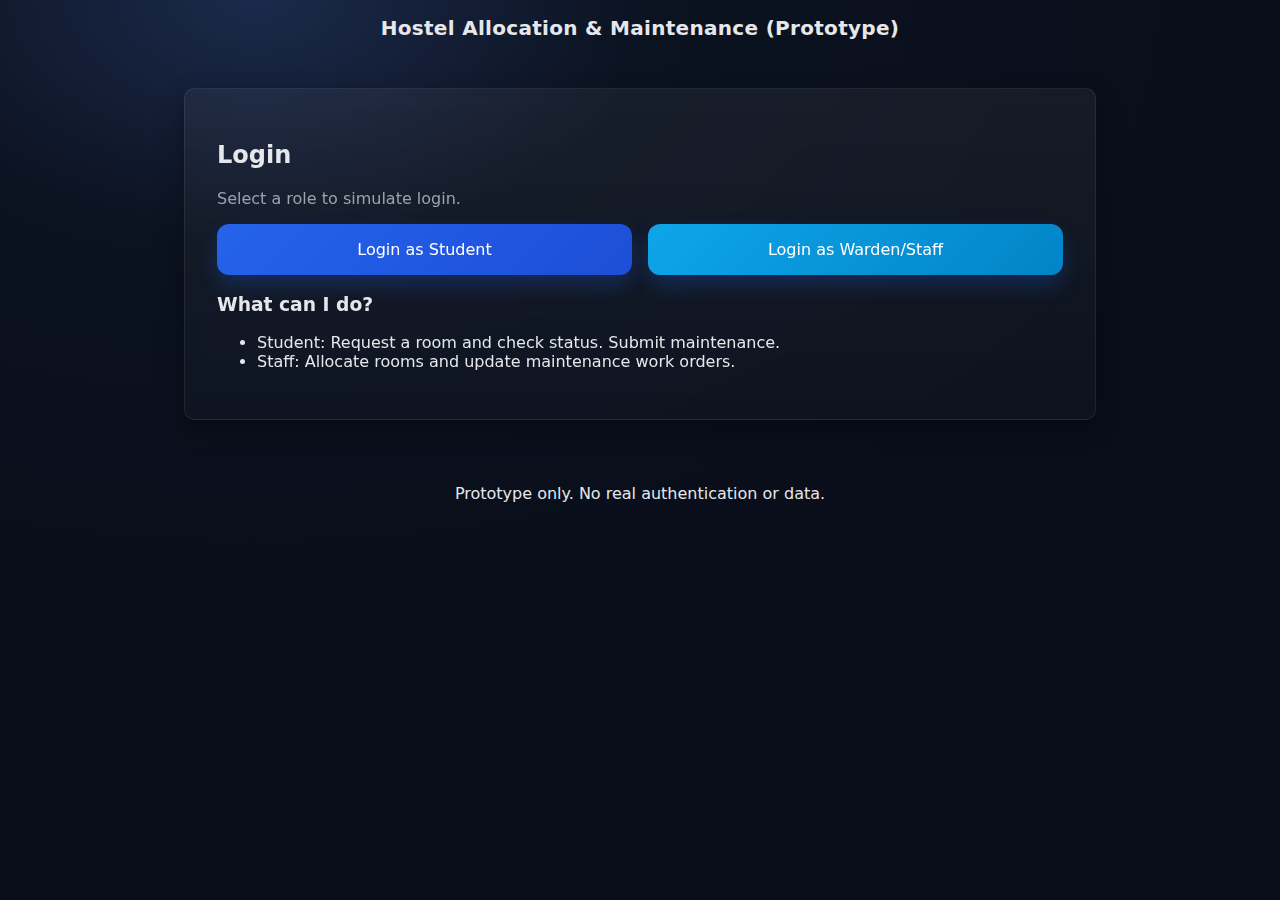
<file: index.html>
<!DOCTYPE html>
<html lang="en">
<head>
  <meta charset="UTF-8" />
  <meta name="viewport" content="width=device-width, initial-scale=1.0" />
  <title>Hostel System Prototype - Login</title>
  <link rel="stylesheet" href="./styles.css" />
</head>
<body>
  <header class="app-header">
    <h1>Hostel Allocation & Maintenance (Prototype)</h1>
  </header>
  <main class="container">
    <section class="card">
      <h2>Login</h2>
      <p class="muted">Select a role to simulate login.</p>
      <div class="grid-2">
        <a class="button primary" href="./student/dashboard.html">Login as Student</a>
        <a class="button secondary" href="./staff/dashboard.html">Login as Warden/Staff</a>
      </div>
      <div class="space-top">
        <h3>What can I do?</h3>
        <ul>
          <li>Student: Request a room and check status. Submit maintenance.</li>
          <li>Staff: Allocate rooms and update maintenance work orders.</li>
        </ul>
      </div>
    </section>
  </main>
  <footer class="app-footer">
    <p>Prototype only. No real authentication or data.</p>
  </footer>
</body>
</html>
</file>
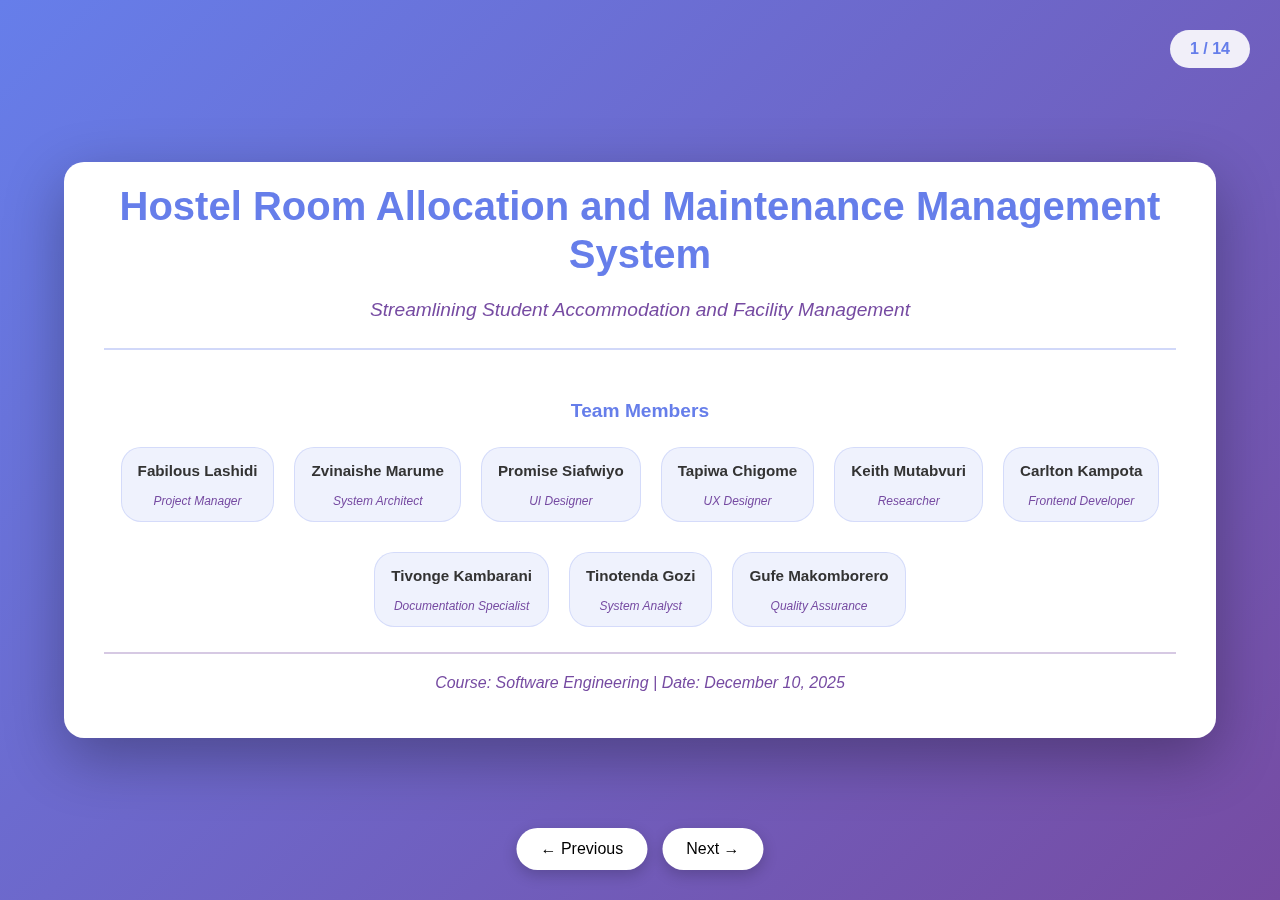
<file: docs/presentation.html>
<!DOCTYPE html>
<html lang="en">
<head>
    <meta charset="UTF-8">
    <meta name="viewport" content="width=device-width, initial-scale=1.0">
    <title>Hostel Room Allocation & Maintenance System - Presentation</title>
    <style>
        * {
            margin: 0;
            padding: 0;
            box-sizing: border-box;
        }
        
        body {
            font-family: 'Segoe UI', Tahoma, Geneva, Verdana, sans-serif;
            background: linear-gradient(135deg, #667eea 0%, #764ba2 100%);
            color: #333;
            overflow: hidden;
        }
        
        .presentation-container {
            width: 100vw;
            height: 100vh;
            position: relative;
            display: flex;
            align-items: center;
            justify-content: center;
        }
        
        .slide {
            display: none !important;
            position: absolute;
            top: 50%;
            left: 50%;
            transform: translate(-50%, -50%);
            width: 90%;
            max-width: 1200px;
            background: white;
            border-radius: 20px;
            padding: 40px;
            box-shadow: 0 20px 60px rgba(0,0,0,0.3);
            max-height: 90vh;
            overflow: hidden;
            z-index: 1;
            opacity: 0;
            visibility: hidden;
            transition: transform 0.6s cubic-bezier(0.4, 0, 0.2, 1), opacity 0.6s ease;
        }
        
        .slide.active {
            display: block !important;
            z-index: 10;
            opacity: 1;
            visibility: visible;
            transform: translate(-50%, -50%);
        }
        
        /* Slide in from right (next slide) */
        .slide.slide-in-right {
            display: block !important;
            transform: translate(50%, -50%);
            opacity: 0;
            visibility: visible;
            z-index: 5;
        }
        
        .slide.slide-in-right.active {
            transform: translate(-50%, -50%);
            opacity: 1;
            z-index: 10;
        }
        
        /* Slide in from left (previous slide) */
        .slide.slide-in-left {
            display: block !important;
            transform: translate(-150%, -50%);
            opacity: 0;
            visibility: visible;
            z-index: 5;
        }
        
        .slide.slide-in-left.active {
            transform: translate(-50%, -50%);
            opacity: 1;
            z-index: 10;
        }
        
        /* Slide out to left (current slide going back) */
        .slide.slide-out-left {
            display: block !important;
            transform: translate(-150%, -50%);
            opacity: 0;
            visibility: visible;
            z-index: 1;
        }
        
        /* Slide out to right (current slide going forward) */
        .slide.slide-out-right {
            display: block !important;
            transform: translate(50%, -50%);
            opacity: 0;
            visibility: visible;
            z-index: 1;
        }
        
        .slide h1 {
            font-size: 3rem;
            margin-bottom: 20px;
            color: #667eea;
            text-align: center;
        }
        
        .slide h2 {
            font-size: 2.5rem;
            margin-bottom: 30px;
            color: #764ba2;
            border-bottom: 3px solid #667eea;
            padding-bottom: 15px;
        }
        
        .slide h3 {
            font-size: 1.8rem;
            margin: 30px 0 15px 0;
            color: #667eea;
        }
        
        .slide p {
            font-size: 1.3rem;
            line-height: 1.8;
            margin: 15px 0;
            color: #555;
        }
        
        .slide ul, .slide ol {
            font-size: 1.2rem;
            line-height: 2;
            margin: 20px 0;
            padding-left: 40px;
            color: #555;
        }
        
        .slide li {
            margin: 10px 0;
        }
        
        .slide strong {
            color: #667eea;
        }
        
        .slide em {
            color: #764ba2;
            font-style: italic;
        }
        
        .title-slide {
            text-align: center;
            display: flex;
            flex-direction: column;
            justify-content: flex-start;
            align-items: center;
            padding-top: 20px;
        }
        
        .title-slide h1 {
            font-size: 2.5rem;
            margin-bottom: 15px;
            line-height: 1.2;
        }
        
        .title-slide p {
            font-size: 1.2rem;
            color: #764ba2;
            margin-top: 10px;
            margin-bottom: 20px;
        }
        
        .team-members {
            margin-top: 20px;
            padding-top: 20px;
            border-top: 2px solid rgba(102, 126, 234, 0.3);
            width: 100%;
        }
        
        .team-members h3 {
            font-size: 1.2rem;
            color: #667eea;
            margin-bottom: 15px;
            font-weight: 600;
        }
        
        .team-members ul {
            list-style: none;
            padding: 0;
            margin: 0;
            display: flex;
            flex-wrap: wrap;
            justify-content: center;
            gap: 10px 20px;
        }
        
        .team-members li {
            font-size: 0.95rem;
            color: #555;
            padding: 8px 16px;
            background: rgba(102, 126, 234, 0.1);
            border-radius: 20px;
            border: 1px solid rgba(102, 126, 234, 0.2);
            display: flex;
            flex-direction: column;
            align-items: center;
            gap: 3px;
        }
        
        .team-members .member-name {
            font-weight: 600;
            color: #333;
            font-size: 0.95rem;
        }
        
        .team-members .member-role {
            font-size: 0.75rem;
            color: #764ba2;
            font-style: italic;
        }
        
        .role-section {
            margin-top: 15px;
            padding-top: 15px;
            border-top: 2px solid rgba(118, 75, 162, 0.3);
        }
        
        .role-section p {
            font-size: 1rem;
            color: #764ba2;
            margin: 0;
            font-style: italic;
        }
        
        .controls {
            position: fixed;
            bottom: 30px;
            left: 50%;
            transform: translateX(-50%);
            display: flex;
            gap: 15px;
            z-index: 1000;
        }
        
        .btn {
            background: white;
            border: none;
            padding: 12px 24px;
            border-radius: 25px;
            font-size: 1rem;
            cursor: pointer;
            box-shadow: 0 5px 15px rgba(0,0,0,0.2);
            transition: transform 0.2s, box-shadow 0.2s;
        }
        
        .btn:hover {
            transform: translateY(-2px);
            box-shadow: 0 8px 20px rgba(0,0,0,0.3);
        }
        
        .btn:active {
            transform: translateY(0);
        }
        
        .slide-counter {
            position: fixed;
            top: 30px;
            right: 30px;
            background: rgba(255,255,255,0.9);
            padding: 10px 20px;
            border-radius: 20px;
            font-size: 1rem;
            color: #667eea;
            font-weight: bold;
        }
        
        .checkmark {
            color: #16a34a;
            font-weight: bold;
        }
        
        .workflow {
            background: #f5f5f5;
            padding: 20px;
            border-radius: 10px;
            margin: 20px 0;
            font-size: 1.1rem;
        }
        
        .workflow strong {
            display: block;
            margin-bottom: 10px;
            color: #667eea;
        }
    </style>
</head>
<body>
    <div class="slide-counter">
        <span id="current-slide">1</span> / <span id="total-slides">17</span>
    </div>
    
    <div class="presentation-container">
        <!-- Slide 1: Title -->
        <div class="slide active title-slide">
            <h1>Hostel Room Allocation and Maintenance Management System</h1>
            <p><em>Streamlining Student Accommodation and Facility Management</em></p>
            <div class="team-members">
                <h3>Team Members</h3>
                <ul>
                    <li>
                        <span class="member-name">Fabilous Lashidi</span>
                        <span class="member-role">Project Manager</span>
                    </li>
                    <li>
                        <span class="member-name">Zvinaishe Marume</span>
                        <span class="member-role">System Architect</span>
                    </li>
                    <li>
                        <span class="member-name">Promise Siafwiyo</span>
                        <span class="member-role">UI Designer</span>
                    </li>
                    <li>
                        <span class="member-name">Tapiwa Chigome</span>
                        <span class="member-role">UX Designer</span>
                    </li>
                    <li>
                        <span class="member-name">Keith Mutabvuri</span>
                        <span class="member-role">Researcher</span>
                    </li>
                    <li>
                        <span class="member-name">Carlton Kampota</span>
                        <span class="member-role">Frontend Developer</span>
                    </li>
                    <li>
                        <span class="member-name">Tivonge Kambarani</span>
                        <span class="member-role">Documentation Specialist</span>
                    </li>
                    <li>
                        <span class="member-name">Tinotenda Gozi</span>
                        <span class="member-role">System Analyst</span>
                    </li>
                    <li>
                        <span class="member-name">Gufe Makomborero</span>
                        <span class="member-role">Quality Assurance</span>
                    </li>
                </ul>
            </div>
            <div class="role-section">
                <p>Course: Software Engineering | Date: December 10, 2025</p>
            </div>
        </div>
        
        <!-- Slide 2: The Problem -->
        <div class="slide">
            <h2>The Problem</h2>
            <ul>
                <li>Manual processes (spreadsheets, emails, paper)</li>
                <li>Allocation errors and delays</li>
                <li>Poor maintenance tracking</li>
                <li>Lack of transparency</li>
            </ul>
        </div>
        
        <!-- Slide 3: Our Solution -->
        <div class="slide">
            <h2>Our Solution</h2>
            <p><strong>Web-based system</strong> for:</p>
            <ul>
                <li>Streamlined room allocation</li>
                <li>Transparent status tracking</li>
                <li>Efficient maintenance management</li>
                <li>Real-time notifications</li>
            </ul>
        </div>
        
        <!-- Slide 4: System Overview -->
        <div class="slide">
            <h2>System Overview</h2>
            <h3>Two User Roles:</h3>
            <ul>
                <li><strong>Students</strong>: Request rooms, track status, report maintenance</li>
                <li><strong>Staff</strong>: Allocate rooms, manage work orders</li>
            </ul>
            <h3>Technology:</h3>
            <p>HTML, CSS, JavaScript (Responsive Web App)</p>
        </div>
        
        <!-- Slide 5: Student Features -->
        <div class="slide">
            <h2>Student Features</h2>
            <ol>
                <li><strong>Room Request</strong> - Select hostel, room type, semester</li>
                <li><strong>Status Tracking</strong> - Real-time updates (Pending/Allocated/Rejected)</li>
                <li><strong>Maintenance</strong> - Report issues, track repairs</li>
            </ol>
        </div>
        
        <!-- Slide 6: Staff Features -->
        <div class="slide">
            <h2>Staff Features</h2>
            <ol>
                <li><strong>Room Allocation</strong> - One-click allocation with notifications</li>
                <li><strong>Work Orders</strong> - Manage maintenance requests</li>
                <li><strong>Dashboard</strong> - Overview of pending items</li>
            </ol>
        </div>
        
        <!-- Slide 7: UI Highlights -->
        <div class="slide">
            <h2>UI Highlights</h2>
            <ul>
                <li>Modern dark theme with glassmorphism</li>
                <li>Custom modal popups (replaced browser alerts)</li>
                <li>Responsive design (mobile-friendly)</li>
                <li>Smooth animations and transitions</li>
            </ul>
        </div>
        
        <!-- Slide 8: Technical Stack -->
        <div class="slide">
            <h2>Technical Stack</h2>
            <ul>
                <li><strong>Frontend</strong>: HTML, CSS, JavaScript</li>
                <li><strong>Design</strong>: Component-based, responsive</li>
                <li><strong>Architecture</strong>: Scalable and maintainable</li>
            </ul>
        </div>
        
        <!-- Slide 9: Key Workflows -->
        <div class="slide">
            <h2>Key Workflows</h2>
            <div class="workflow">
                <strong>Room Allocation:</strong>
                Student Request → Staff Review → Allocation → Notification → Status Update
            </div>
            <div class="workflow">
                <strong>Maintenance:</strong>
                Student Report → Work Order → Staff Assignment → Status Updates → Completion
            </div>
        </div>
        
        <!-- Slide 10: What's Implemented -->
        <div class="slide">
            <h2>What's Implemented</h2>
            <ul>
                <li><span class="checkmark"></span> Student portal (dashboard, requests, status, maintenance)</li>
                <li><span class="checkmark"></span> Staff portal (allocation, work orders, dashboard)</li>
                <li><span class="checkmark"></span> Modern UI with custom modals</li>
                <li><span class="checkmark"></span> Error and success states</li>
                <li><span class="checkmark"></span> Responsive design</li>
            </ul>
        </div>
        
        <!-- Slide 11: Benefits -->
        <div class="slide">
            <h2>Benefits</h2>
            <h3>Students:</h3>
            <p>Faster processing, transparency, convenience</p>
            <h3>Staff:</h3>
            <p>Efficiency, organization, better oversight</p>
            <h3>Institution:</h3>
            <p>Cost savings, data insights, compliance</p>
        </div>
        
        <!-- Slide 12: Live Demo -->
        <div class="slide">
            <h2>Live Demo</h2>
            <p style="text-align: center; font-size: 2rem; margin-top: 100px; color: #667eea;">

                <em>Now lets show you the system in action!!</em>
            </p>
            <ul style="margin-top: 50px;">
            </ul>
        </div>
        
        <!-- Slide 13: Conclusion -->
        <div class="slide">
            <h2>Conclusion</h2>
            <ul>
                <li>Solved real-world problem</li>
                <li>Streamlined workflows</li>
                <li>Improved transparency</li>
                <li>Ready for implementation</li>
            </ul>
        </div>
        
        <!-- Slide 14: Q&A -->
        <div class="slide title-slide">
            <h1>Questions?</h1>
            <p style="font-size: 2rem; margin-top: 50px;">Thank you for your attention</p>
        </div>
    </div>
    
    <div class="controls">
        <button class="btn" onclick="previousSlide()">← Previous</button>
        <button class="btn" onclick="nextSlide()">Next →</button>
    </div>
    
    <script>
        let currentSlide = 0;
        const slides = document.querySelectorAll('.slide');
        const totalSlides = slides.length;
        document.getElementById('total-slides').textContent = totalSlides;
        
        let isTransitioning = false;
        
        // Initialize: Hide all slides except the first one
        function initializeSlides() {
            slides.forEach((slide, index) => {
                slide.classList.remove('active', 'slide-in-right', 'slide-in-left', 'slide-out-left', 'slide-out-right');
                if (index === 0) {
                    slide.classList.add('active');
                }
            });
        }
        
        function showSlide(n, direction = 'forward') {
            if (isTransitioning) return;
            
            isTransitioning = true;
            const oldSlide = currentSlide;
            currentSlide = (n + totalSlides) % totalSlides;
            
            // Remove all animation classes
            slides.forEach(slide => {
                slide.classList.remove('slide-in-right', 'slide-in-left', 'slide-out-left', 'slide-out-right');
            });
            
            // Animate current slide out
            if (direction === 'forward') {
                slides[oldSlide].classList.add('slide-out-left');
            } else {
                slides[oldSlide].classList.add('slide-out-right');
            }
            
            // Prepare new slide to slide in
            if (direction === 'forward') {
                slides[currentSlide].classList.add('slide-in-right');
            } else {
                slides[currentSlide].classList.add('slide-in-left');
            }
            
            // Remove active from old slide and add to new slide
            setTimeout(() => {
                slides[oldSlide].classList.remove('active');
                slides[currentSlide].classList.add('active');
                slides[currentSlide].classList.remove('slide-in-right', 'slide-in-left');
                slides[oldSlide].classList.remove('slide-out-left', 'slide-out-right');
                
                // Update counter
                document.getElementById('current-slide').textContent = currentSlide + 1;
                isTransitioning = false;
            }, 50);
        }
        
        // Initialize on page load
        window.addEventListener('DOMContentLoaded', initializeSlides);
        
        function nextSlide() {
            showSlide(currentSlide + 1, 'forward');
        }
        
        function previousSlide() {
            showSlide(currentSlide - 1, 'backward');
        }
        
        // Keyboard navigation
        document.addEventListener('keydown', (e) => {
            if (e.key === 'ArrowRight' || e.key === ' ') {
                nextSlide();
            } else if (e.key === 'ArrowLeft') {
                previousSlide();
            }
        });
        
        // Touch swipe support
        let touchStartX = 0;
        let touchEndX = 0;
        
        document.addEventListener('touchstart', (e) => {
            touchStartX = e.changedTouches[0].screenX;
        });
        
        document.addEventListener('touchend', (e) => {
            touchEndX = e.changedTouches[0].screenX;
            handleSwipe();
        });
        
        function handleSwipe() {
            if (touchEndX < touchStartX - 50) {
                nextSlide();
            }
            if (touchEndX > touchStartX + 50) {
                previousSlide();
            }
        }
    </script>
</body>
</html>
</file>
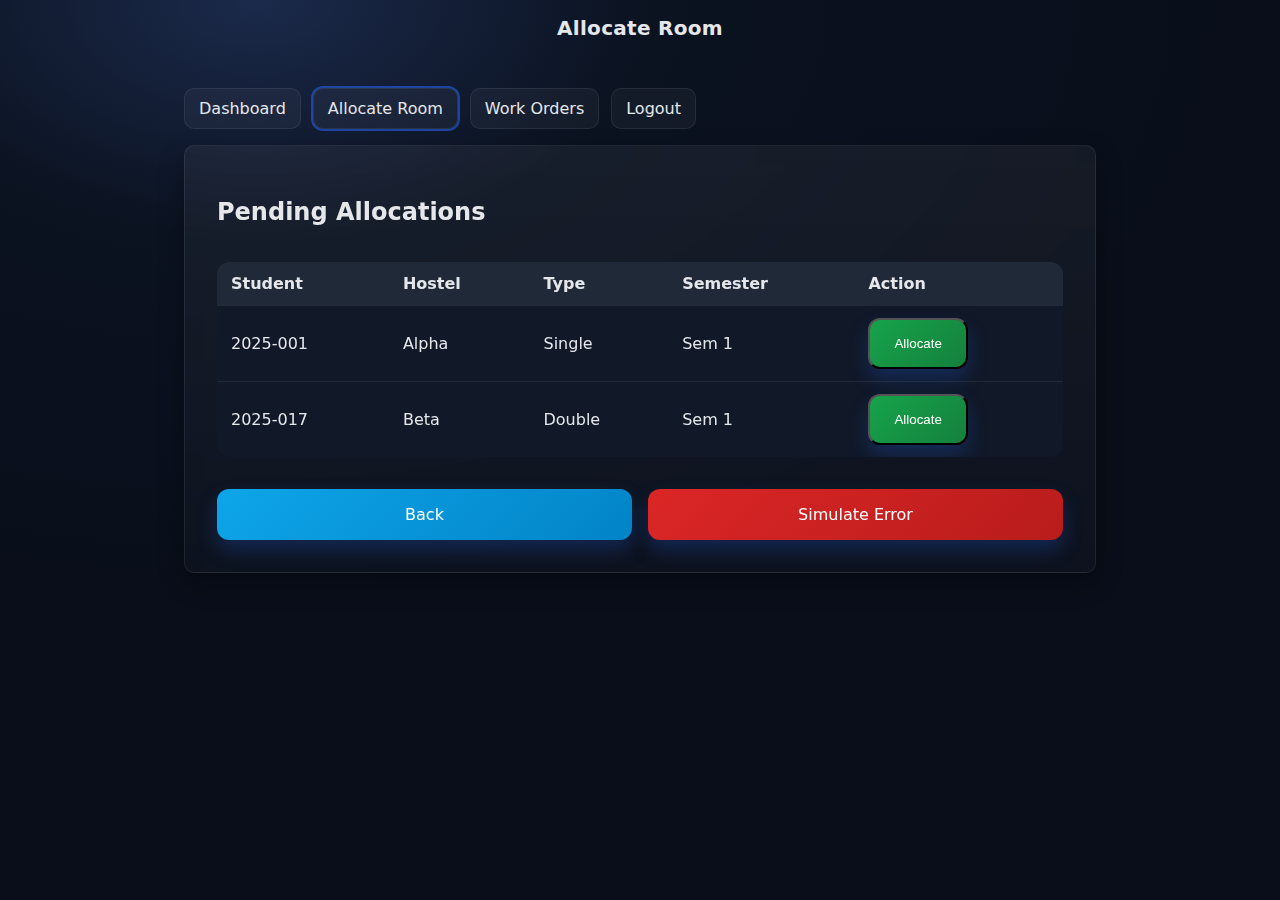
<file: staff/allocate-room.html>
<!DOCTYPE html>
<html lang="en">
<head>
  <meta charset="UTF-8" />
  <meta name="viewport" content="width=device-width, initial-scale=1.0" />
  <title>Allocate Room</title>
  <link rel="stylesheet" href="../styles.css" />
  <script>
    function allocate(studentId, rowElement) {
      // Simulate allocation - show success and update UI
      const row = rowElement.closest('tr');
      const actionCell = row.querySelector('td:last-child');
      actionCell.innerHTML = '<span class="tag success">Allocated</span>';
      
      // Show success message
      alert('Room allocated successfully! Student will be notified.');
      
      // Optionally redirect to dashboard after a moment
      setTimeout(() => {
        window.location.href = './dashboard.html';
      }, 1000);
    }
  </script>
  </head>
<body>
  <header class="app-header">
    <h1>Allocate Room</h1>
  </header>
  <main class="container">
    <div class="toolbar">
      <nav class="nav">
        <a href="./dashboard.html">Dashboard</a>
        <a class="active" href="./allocate-room.html">Allocate Room</a>
        <a href="./work-orders.html">Work Orders</a>
        <a href="../index.html">Logout</a>
      </nav>
    </div>
    <section class="card stack">
      <h2>Pending Allocations</h2>
      <table>
        <thead>
          <tr>
            <th>Student</th><th>Hostel</th><th>Type</th><th>Semester</th><th>Action</th>
          </tr>
        </thead>
        <tbody>
          <tr>
            <td>2025-001</td><td>Alpha</td><td>Single</td><td>Sem 1</td>
            <td><button class="button success" onclick="allocate('N02528823X', this)">Allocate</button></td>
          </tr>
          <tr>
            <td>2025-017</td><td>Beta</td><td>Double</td><td>Sem 1</td>
            <td><button class="button success" onclick="allocate('N023543422', this)">Allocate</button></td>
          </tr>
        </tbody>
      </table>
      <div class="grid-2">
        <a class="button secondary" href="./dashboard.html">Back</a>
        <a class="button danger" href="../student/request-status.html?state=error">Simulate Error</a>
      </div>
    </section>
  </main>
</body>
</html>
</file>
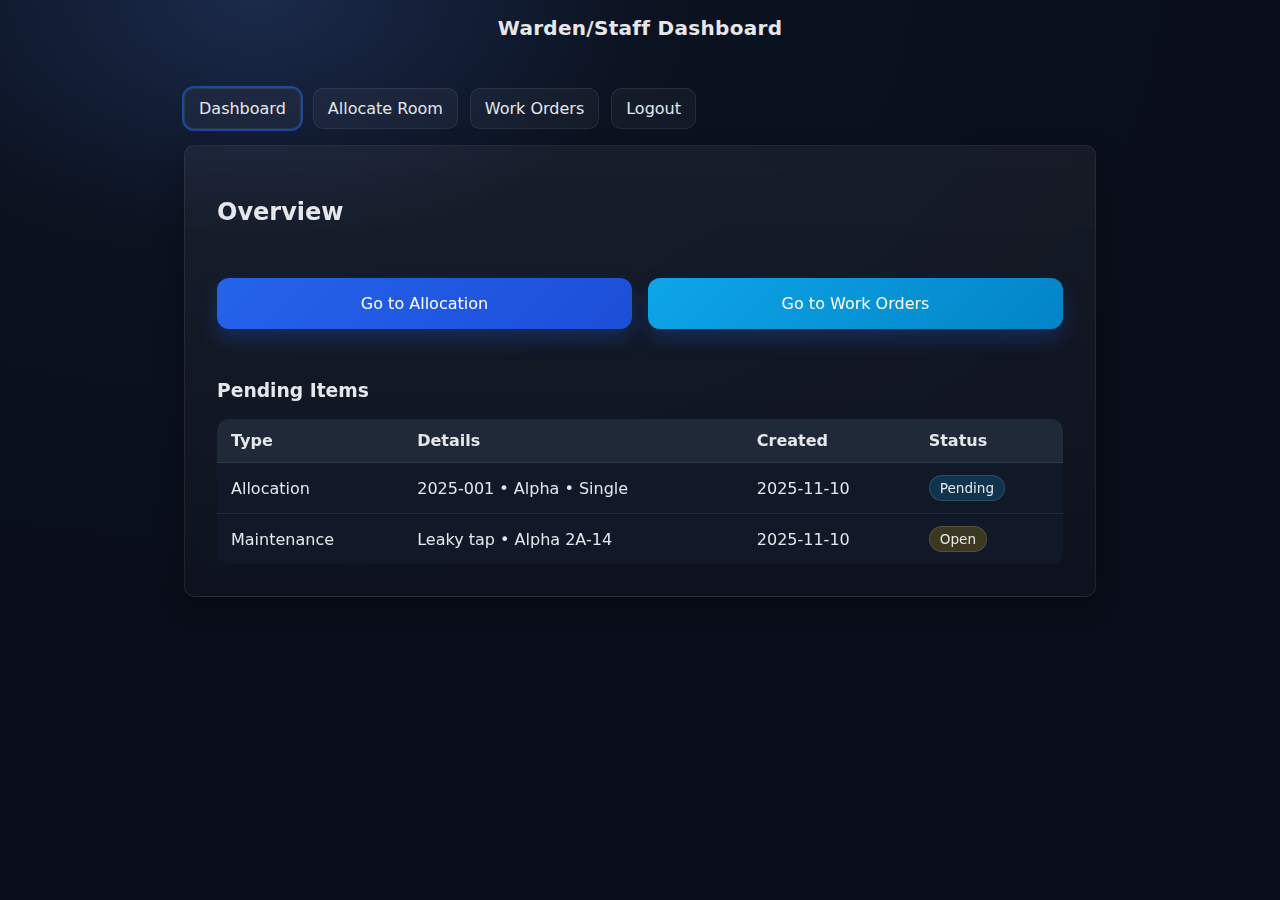
<file: staff/dashboard.html>
<!DOCTYPE html>
<html lang="en">
<head>
  <meta charset="UTF-8" />
  <meta name="viewport" content="width=device-width, initial-scale=1.0" />
  <title>Staff Dashboard</title>
  <link rel="stylesheet" href="../styles.css" />
</head>
<body>
  <header class="app-header">
    <h1>Warden/Staff Dashboard</h1>
  </header>
  <main class="container">
    <div class="toolbar">
      <nav class="nav">
        <a class="active" href="./dashboard.html">Dashboard</a>
        <a href="./allocate-room.html">Allocate Room</a>
        <a href="./work-orders.html">Work Orders</a>
        <a href="../index.html">Logout</a>
      </nav>
    </div>
    <section class="card stack">
      <h2>Overview</h2>
      <div class="grid-2">
        <a class="button primary" href="./allocate-room.html">Go to Allocation</a>
        <a class="button secondary" href="./work-orders.html">Go to Work Orders</a>
      </div>
      <div class="space-top">
        <h3>Pending Items</h3>
        <table>
          <thead>
            <tr><th>Type</th><th>Details</th><th>Created</th><th>Status</th></tr>
          </thead>
          <tbody>
            <tr>
              <td>Allocation</td>
              <td>2025-001 • Alpha • Single</td>
              <td>2025-11-10</td>
              <td><span class="tag info">Pending</span></td>
            </tr>
            <tr>
              <td>Maintenance</td>
              <td>Leaky tap • Alpha 2A-14</td>
              <td>2025-11-10</td>
              <td><span class="tag warning">Open</span></td>
            </tr>
          </tbody>
        </table>
      </div>
    </section>
  </main>
</body>
</html>
</file>
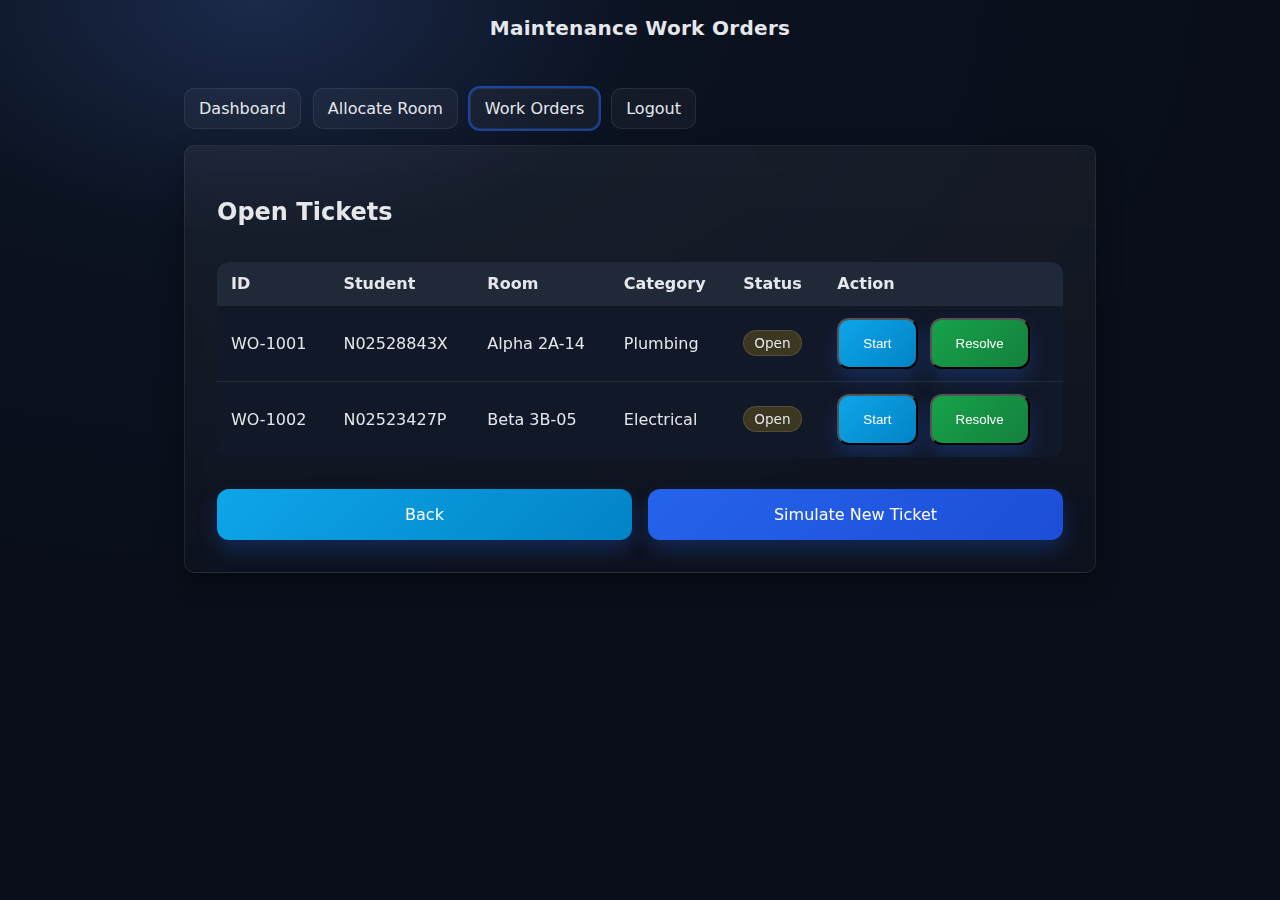
<file: staff/work-orders.html>
<!DOCTYPE html>
<html lang="en">
<head>
  <meta charset="UTF-8" />
  <meta name="viewport" content="width=device-width, initial-scale=1.0" />
  <title>Work Orders</title>
  <link rel="stylesheet" href="../styles.css" />
  <script>
    function setStatus(rowId, status) {
      const tag = document.getElementById('status-' + rowId);
      tag.textContent = status;
      tag.className = 'tag ' + (status === 'Done' ? 'success' : status === 'In Progress' ? 'info' : 'warning');
    }
  </script>
</head>
<body>
  <header class="app-header">
    <h1>Maintenance Work Orders</h1>
  </header>
  <main class="container">
    <div class="toolbar">
      <nav class="nav">
        <a href="./dashboard.html">Dashboard</a>
        <a href="./allocate-room.html">Allocate Room</a>
        <a class="active" href="./work-orders.html">Work Orders</a>
        <a href="../index.html">Logout</a>
      </nav>
    </div>
    <section class="card stack">
      <h2>Open Tickets</h2>
      <table>
        <thead>
          <tr><th>ID</th><th>Student</th><th>Room</th><th>Category</th><th>Status</th><th>Action</th></tr>
        </thead>
        <tbody>
          <tr>
            <td>WO-1001</td><td>N02528843X</td><td>Alpha 2A-14</td><td>Plumbing</td>
            <td><span id="status-1001" class="tag warning">Open</span></td>
            <td>
              <div class="nav">
                <button class="button secondary" onclick="setStatus('1001','In Progress')">Start</button>
                <button class="button success" onclick="setStatus('1001','Done')">Resolve</button>
              </div>
            </td>
          </tr>
          <tr>
            <td>WO-1002</td><td>N02523427P</td><td>Beta 3B-05</td><td>Electrical</td>
            <td><span id="status-1002" class="tag warning">Open</span></td>
            <td>
              <div class="nav">
                <button class="button secondary" onclick="setStatus('1002','In Progress')">Start</button>
                <button class="button success" onclick="setStatus('1002','Done')">Resolve</button>
              </div>
            </td>
          </tr>
        </tbody>
      </table>
      <div class="grid-2">
        <a class="button secondary" href="./dashboard.html">Back</a>
        <a class="button primary" href="../student/maintenance.html">Simulate New Ticket</a>
      </div>
    </section>
  </main>
</body>
</html>
</file>
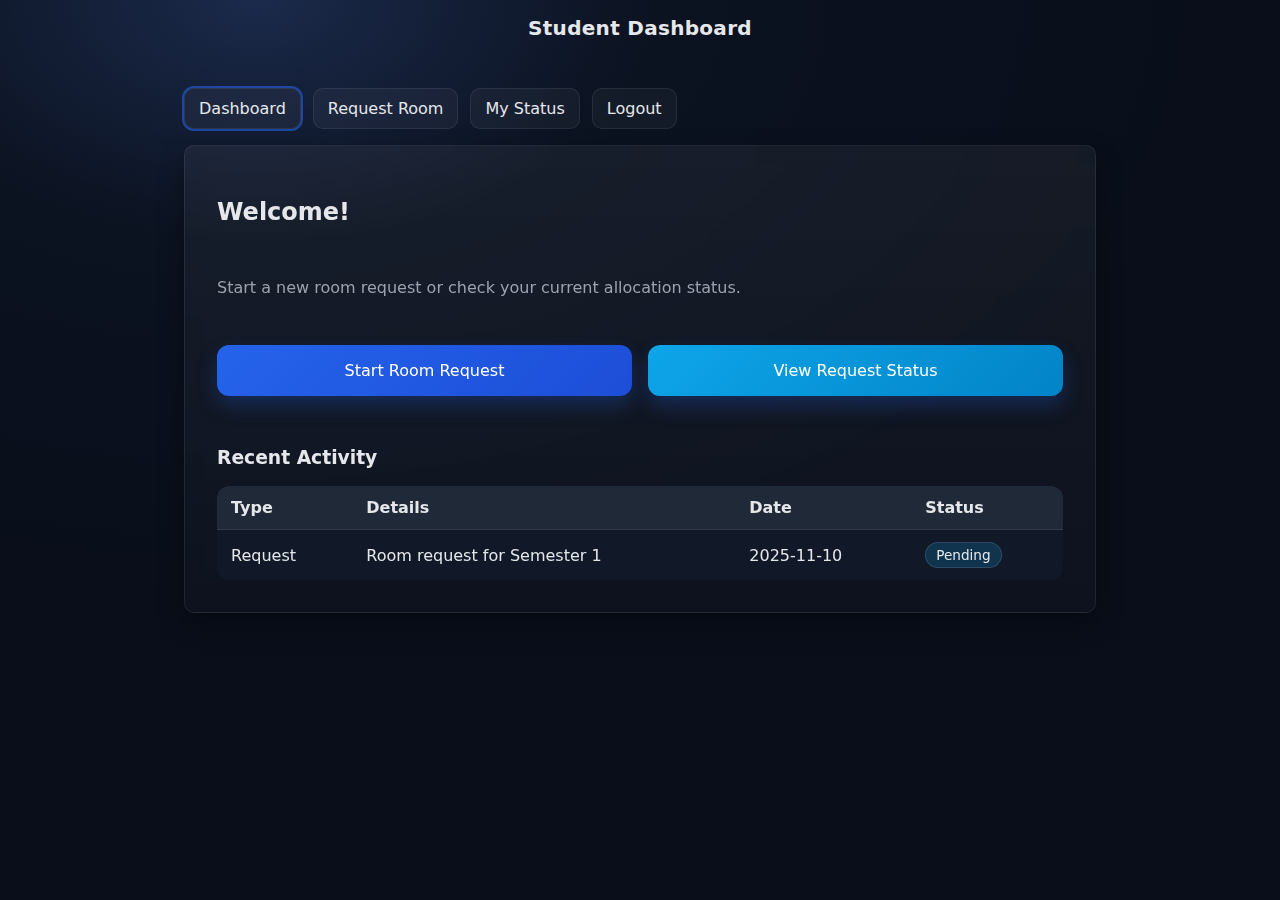
<file: student/dashboard.html>
<!DOCTYPE html>
<html lang="en">
<head>
  <meta charset="UTF-8" />
  <meta name="viewport" content="width=device-width, initial-scale=1.0" />
  <title>Student Dashboard</title>
  <link rel="stylesheet" href="../styles.css" />
</head>
<body>
  <header class="app-header">
    <h1>Student Dashboard</h1>
  </header>
  <main class="container">
    <div class="toolbar">
      <nav class="nav">
        <a class="active" href="./dashboard.html">Dashboard</a>
        <a href="./request-room.html">Request Room</a>
        <a href="./request-status.html">My Status</a>
        <a href="../index.html">Logout</a>
      </nav>
    </div>
    <section class="card stack">
      <h2>Welcome!</h2>
      <p class="muted">Start a new room request or check your current allocation status.</p>
      <div class="grid-2">
        <a class="button primary" href="./request-room.html">Start Room Request</a>
        <a class="button secondary" href="./request-status.html">View Request Status</a>
      </div>
      <div class="space-top">
        <h3>Recent Activity</h3>
        <table>
          <thead>
            <tr>
              <th>Type</th><th>Details</th><th>Date</th><th>Status</th>
            </tr>
          </thead>
          <tbody>
            <tr>
              <td>Request</td>
              <td>Room request for Semester 1</td>
              <td>2025-11-10</td>
              <td><span class="tag info">Pending</span></td>
            </tr>
          </tbody>
        </table>
      </div>
    </section>
  </main>
</body>
</html>
</file>
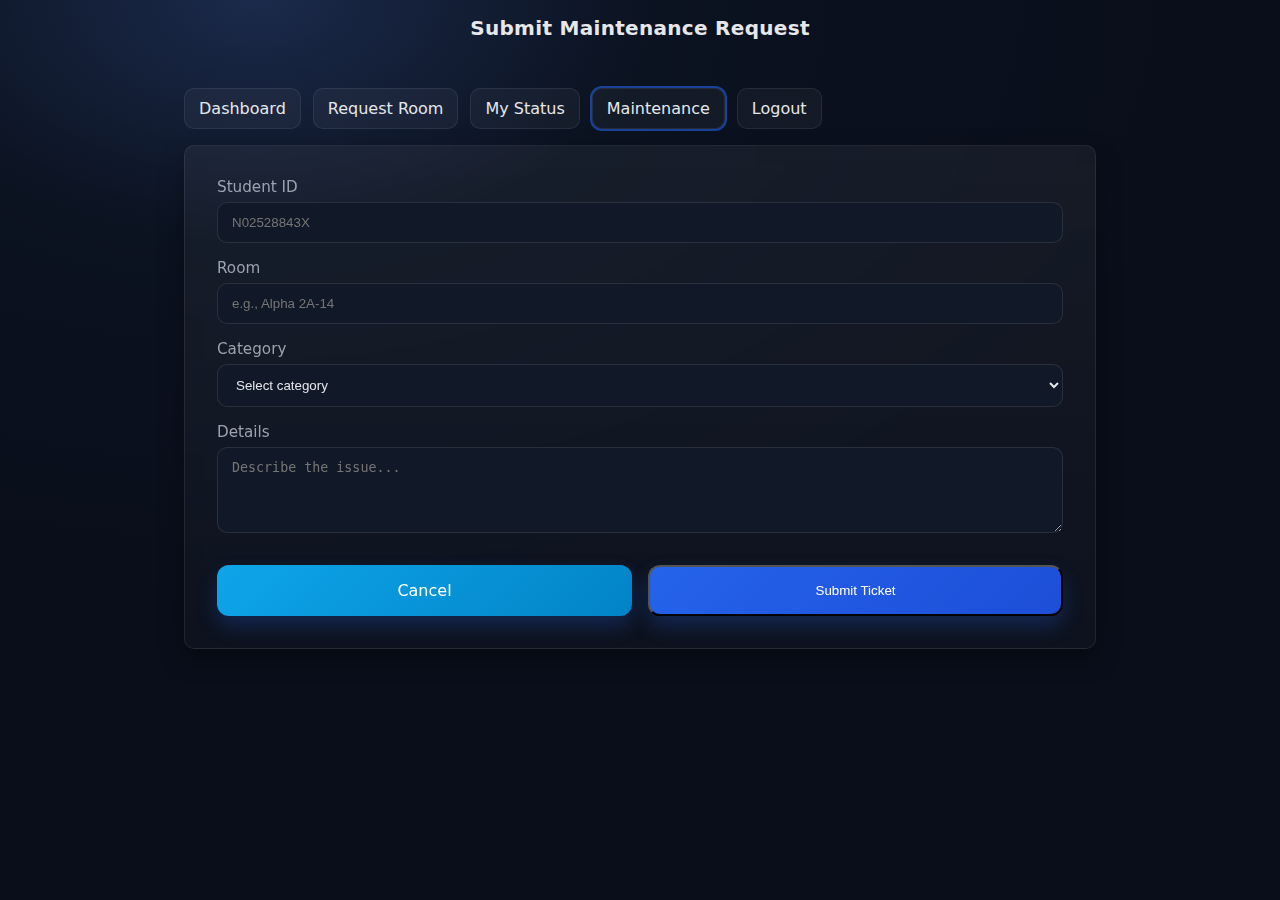
<file: student/maintenance.html>
<!DOCTYPE html>
<html lang="en">
<head>
  <meta charset="UTF-8" />
  <meta name="viewport" content="width=device-width, initial-scale=1.0" />
  <title>Maintenance Request</title>
  <link rel="stylesheet" href="../styles.css" />
</head>
<body>
  <header class="app-header">
    <h1>Submit Maintenance Request</h1>
  </header>
  <main class="container">
    <div class="toolbar">
      <nav class="nav">
        <a href="./dashboard.html">Dashboard</a>
        <a href="./request-room.html">Request Room</a>
        <a href="./request-status.html">My Status</a>
        <a class="active" href="./maintenance.html">Maintenance</a>
        <a href="../index.html">Logout</a>
      </nav>
    </div>
    <section class="card">
      <form class="form" onsubmit="event.preventDefault(); window.location.href='../staff/work-orders.html?new=1'">
        <div class="field">
          <label for="studentId">Student ID</label>
          <input id="studentId" placeholder="N02528843X" required />
        </div>
        <div class="field">
          <label for="room">Room</label>
          <input id="room" placeholder="e.g., Alpha 2A-14" required />
        </div>
        <div class="field">
          <label for="category">Category</label>
          <select id="category" required>
            <option value="">Select category</option>
            <option>Plumbing</option>
            <option>Electrical</option>
            <option>Furniture</option>
            <option>Other</option>
          </select>
        </div>
        <div class="field">
          <label for="details">Details</label>
          <textarea id="details" rows="4" placeholder="Describe the issue..." required></textarea>
        </div>
        <div class="grid-2 space-top">
          <a class="button secondary" href="./dashboard.html">Cancel</a>
          <button class="button primary" type="submit">Submit Ticket</button>
        </div>
      </form>
    </section>
  </main>
</body>
</html>
</file>
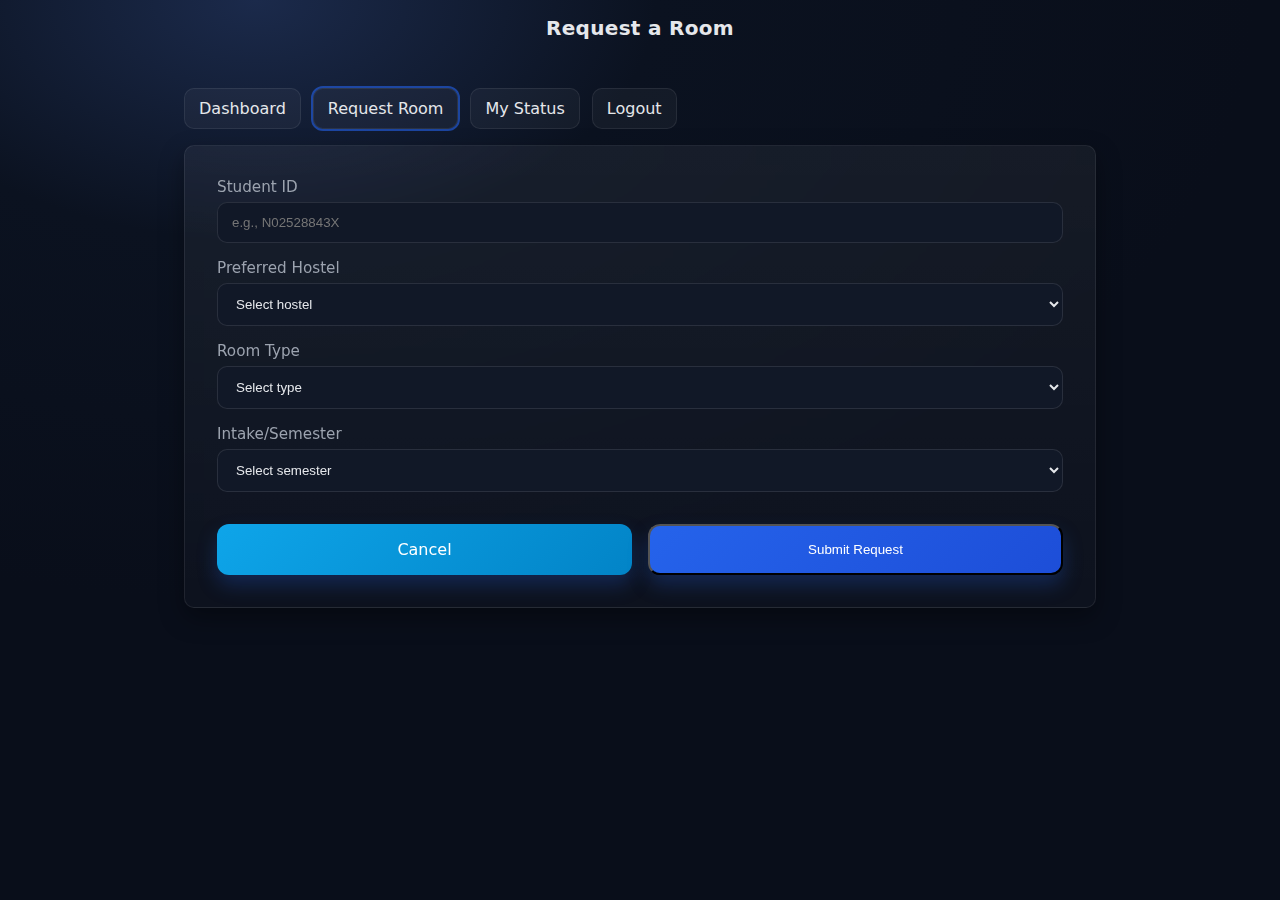
<file: student/request-room.html>
<!DOCTYPE html>
<html lang="en">
<head>
  <meta charset="UTF-8" />
  <meta name="viewport" content="width=device-width, initial-scale=1.0" />
  <title>Request Room</title>
  <link rel="stylesheet" href="../styles.css" />
</head>
<body>
  <header class="app-header">
    <h1>Request a Room</h1>
  </header>
  <main class="container">
    <div class="toolbar">
      <nav class="nav">
        <a href="./dashboard.html">Dashboard</a>
        <a class="active" href="./request-room.html">Request Room</a>
        <a href="./request-status.html">My Status</a>
        <a href="../index.html">Logout</a>
      </nav>
    </div>
    <section class="card">
      <form class="form" onsubmit="event.preventDefault(); window.location.href='./request-status.html?state=submitted'">
        <div class="field">
          <label for="studentId">Student ID</label>
          <input id="studentId" name="" placeholder="e.g., N02528843X" required />
        </div>
        <div class="field">
          <label for="hostel">Preferred Hostel</label>
          <select id="hostel" name="hostel" required>
            <option value="">Select hostel</option>
            <option>Alpha</option>
            <option>Beta</option>
            <option>Gamma</option>
          </select>
        </div>
        <div class="field">
          <label for="roomType">Room Type</label>
          <select id="roomType" name="roomType" required>
            <option value="">Select type</option>
            <option>Single</option>
            <option>Double</option>
            <option>Quad</option>
          </select>
        </div>
        <div class="field">
          <label for="semester">Intake/Semester</label>
          <select id="semester" name="semester" required>
            <option value="">Select semester</option>
            <option>March</option>
            <option>August</option>
          </select>
        </div>
        <div class="grid-2 space-top">
          <a class="button secondary" href="./dashboard.html">Cancel</a>
          <button class="button primary" type="submit">Submit Request</button>
        </div>
      </form>
    </section>
  </main>
</body>
</html>
</file>
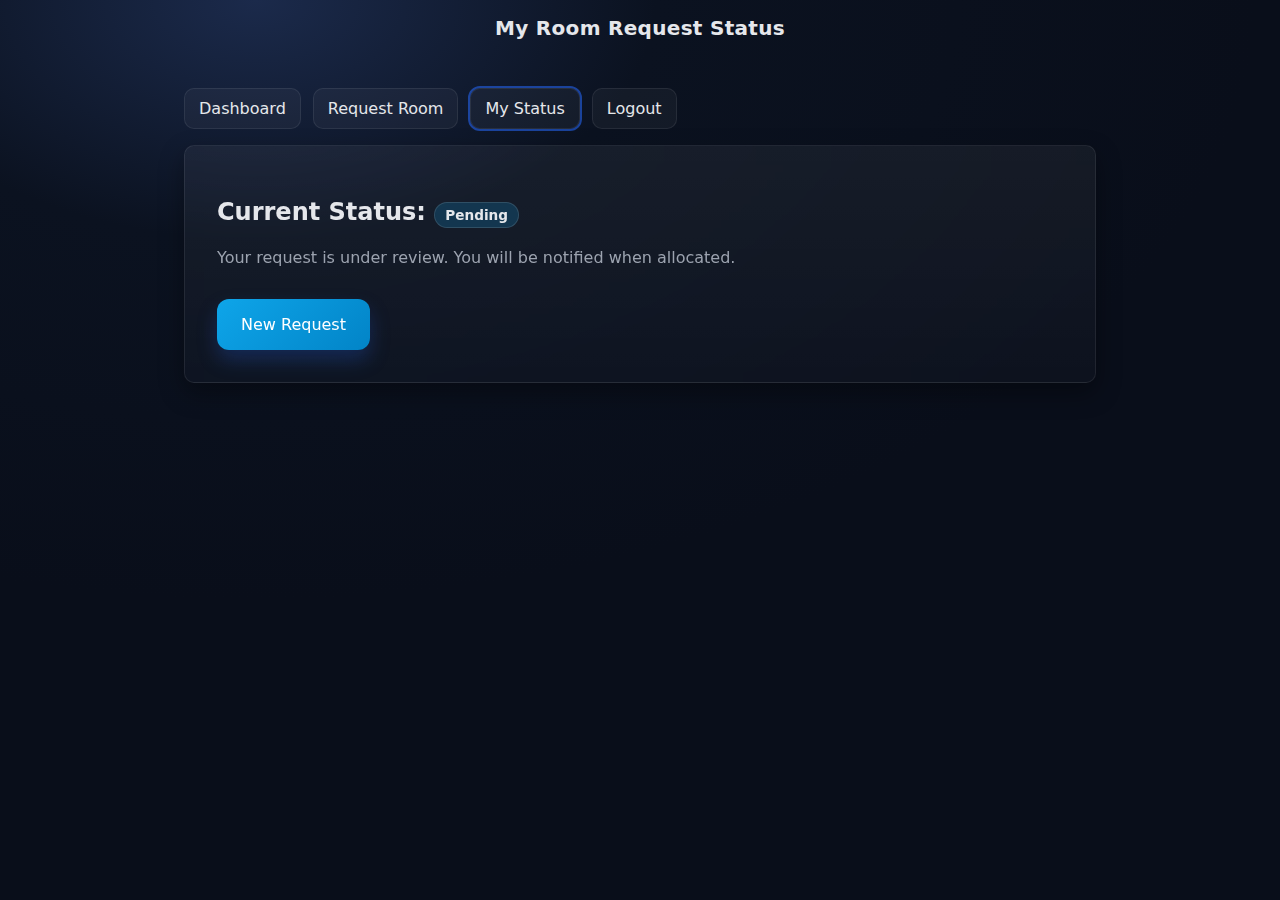
<file: student/request-status.html>
<!DOCTYPE html>
<html lang="en">
<head>
  <meta charset="UTF-8" />
  <meta name="viewport" content="width=device-width, initial-scale=1.0" />
  <title>My Request Status</title>
  <link rel="stylesheet" href="../styles.css" />
  <script>
    function getParam(name) {
      const params = new URLSearchParams(window.location.search);
      return params.get(name);
    }
    document.addEventListener('DOMContentLoaded', () => {
      const state = getParam('state');
      const statusEl = document.getElementById('statusTag');
      const detailEl = document.getElementById('statusDetail');
      if (state === 'allocated') {
        statusEl.textContent = 'Allocated';
        statusEl.className = 'tag success';
        detailEl.textContent = 'Room 2A-14 in Alpha Hostel. Check-in: 2025-11-20.';
      } else if (state === 'error') {
        statusEl.textContent = 'Error';
        statusEl.className = 'tag warning';
        detailEl.textContent = 'There was a problem processing your request. Try again.';
      } else {
        statusEl.textContent = 'Pending';
        statusEl.className = 'tag info';
        detailEl.textContent = 'Your request is under review. You will be notified when allocated.';
      }
    });
  </script>
</head>
<body>
  <header class="app-header">
    <h1>My Room Request Status</h1>
  </header>
  <main class="container">
    <div class="toolbar">
      <nav class="nav">
        <a href="./dashboard.html">Dashboard</a>
        <a href="./request-room.html">Request Room</a>
        <a class="active" href="./request-status.html">My Status</a>
        <a href="../index.html">Logout</a>
      </nav>
    </div>
    <section class="card stack">
      <div>
        <h2>Current Status: <span id="statusTag" class="tag">Loading…</span></h2>
        <p id="statusDetail" class="muted">Loading…</p>
      </div>
      <div>
        <a class="button secondary" href="./request-room.html">New Request</a>
      </div>
    </section>
  </main>
</body>
</html>
</file>
<file: styles.css>
:root {
  --color-primary: #2563eb;
  --color-secondary: #0ea5e9;
  --color-bg: #0b1220;
  --color-surface: #111827;
  --color-surface-2: #1f2937;
  --color-text: #e5e7eb;
  --color-muted: #9ca3af;
  --color-success: #16a34a;
  --color-danger: #dc2626;
  --radius: 10px;
  --space-1: 8px;
  --space-2: 12px;
  --space-3: 16px;
  --space-4: 24px;
  --space-5: 32px;
  --shadow: 0 10px 25px rgba(0,0,0,0.35);
}
* { box-sizing: border-box; }
html, body { height: 100%; }
body {
  margin: 0;
  font-family: system-ui, -apple-system, Segoe UI, Roboto, Ubuntu, Cantarell, Noto Sans, "Helvetica Neue", Arial, "Apple Color Emoji", "Segoe UI Emoji";
  background: radial-gradient(1000px 600px at 20% 0%, #1b2a4b 0%, var(--color-bg) 40%, #090e1a 100%);
  color: var(--color-text);
}
.app-header, .app-footer {
  padding: var(--space-3) var(--space-4);
  text-align: center;
}
.app-header h1 { margin: 0; font-size: 1.25rem; letter-spacing: 0.3px; }
.container {
  max-width: 960px;
  margin: 0 auto;
  padding: var(--space-5) var(--space-4);
}
.card {
  background: linear-gradient(180deg, rgba(255,255,255,0.05), rgba(255,255,255,0.02));
  border: 1px solid rgba(255,255,255,0.08);
  border-radius: var(--radius);
  padding: var(--space-5);
  box-shadow: var(--shadow);
  backdrop-filter: blur(8px);
}
.muted { color: var(--color-muted); }
.grid-2 {
  display: grid;
  grid-template-columns: repeat(2, minmax(0, 1fr));
  gap: var(--space-3);
  margin-top: var(--space-3);
}
.button {
  display: inline-block;
  text-decoration: none;
  color: white;
  padding: var(--space-3) var(--space-4);
  border-radius: 12px;
  text-align: center;
  transition: transform 0.06s ease, background 0.2s ease, box-shadow 0.2s ease;
  box-shadow: 0 10px 20px rgba(37, 99, 235, 0.25);
  user-select: none;
}
.button.primary { background: linear-gradient(135deg, var(--color-primary), #1d4ed8); }
.button.secondary { background: linear-gradient(135deg, var(--color-secondary), #0284c7); }
.button.success { background: linear-gradient(135deg, var(--color-success), #15803d); }
.button.danger { background: linear-gradient(135deg, var(--color-danger), #b91c1c); }
.button:hover { transform: translateY(-1px); }
.button:active { transform: translateY(0px) scale(0.99); }
.toolbar {
  display: flex;
  gap: var(--space-2);
  justify-content: space-between;
  align-items: center;
  margin-bottom: var(--space-3);
}
.nav {
  display: flex;
  flex-wrap: wrap;
  gap: var(--space-2);
}
.nav a {
  text-decoration: none;
  color: var(--color-text);
  padding: 10px 14px;
  border-radius: 10px;
  background: rgba(255,255,255,0.04);
  border: 1px solid rgba(255,255,255,0.08);
}
.nav a.active { outline: 2px solid rgba(37,99,235,0.6); }
.stack { display: grid; gap: var(--space-3); }
.form {
  display: grid;
  gap: var(--space-3);
}
.field { display: grid; gap: 6px; }
label { font-size: 0.95rem; color: var(--color-muted); }
input, select, textarea {
  width: 100%;
  padding: 12px 14px;
  border-radius: 10px;
  border: 1px solid rgba(255,255,255,0.1);
  background: var(--color-surface);
  color: var(--color-text);
  outline: none;
}
table {
  width: 100%;
  border-collapse: collapse;
  background: var(--color-surface);
  border-radius: 12px;
  overflow: hidden;
}
thead th {
  text-align: left;
  padding: 12px 14px;
  background: var(--color-surface-2);
  font-weight: 600;
}
tbody td {
  padding: 12px 14px;
  border-top: 1px solid rgba(255,255,255,0.08);
}
.tag {
  display: inline-block;
  padding: 4px 10px;
  border-radius: 999px;
  font-size: 0.85rem;
  border: 1px solid rgba(255,255,255,0.12);
}
.tag.success { background: rgba(22,163,74,0.2); }
.tag.warning { background: rgba(234,179,8,0.2); }
.tag.info { background: rgba(14,165,233,0.2); }
.space-top { margin-top: var(--space-3); }
.space-bottom { margin-bottom: var(--space-3); }
</file>
